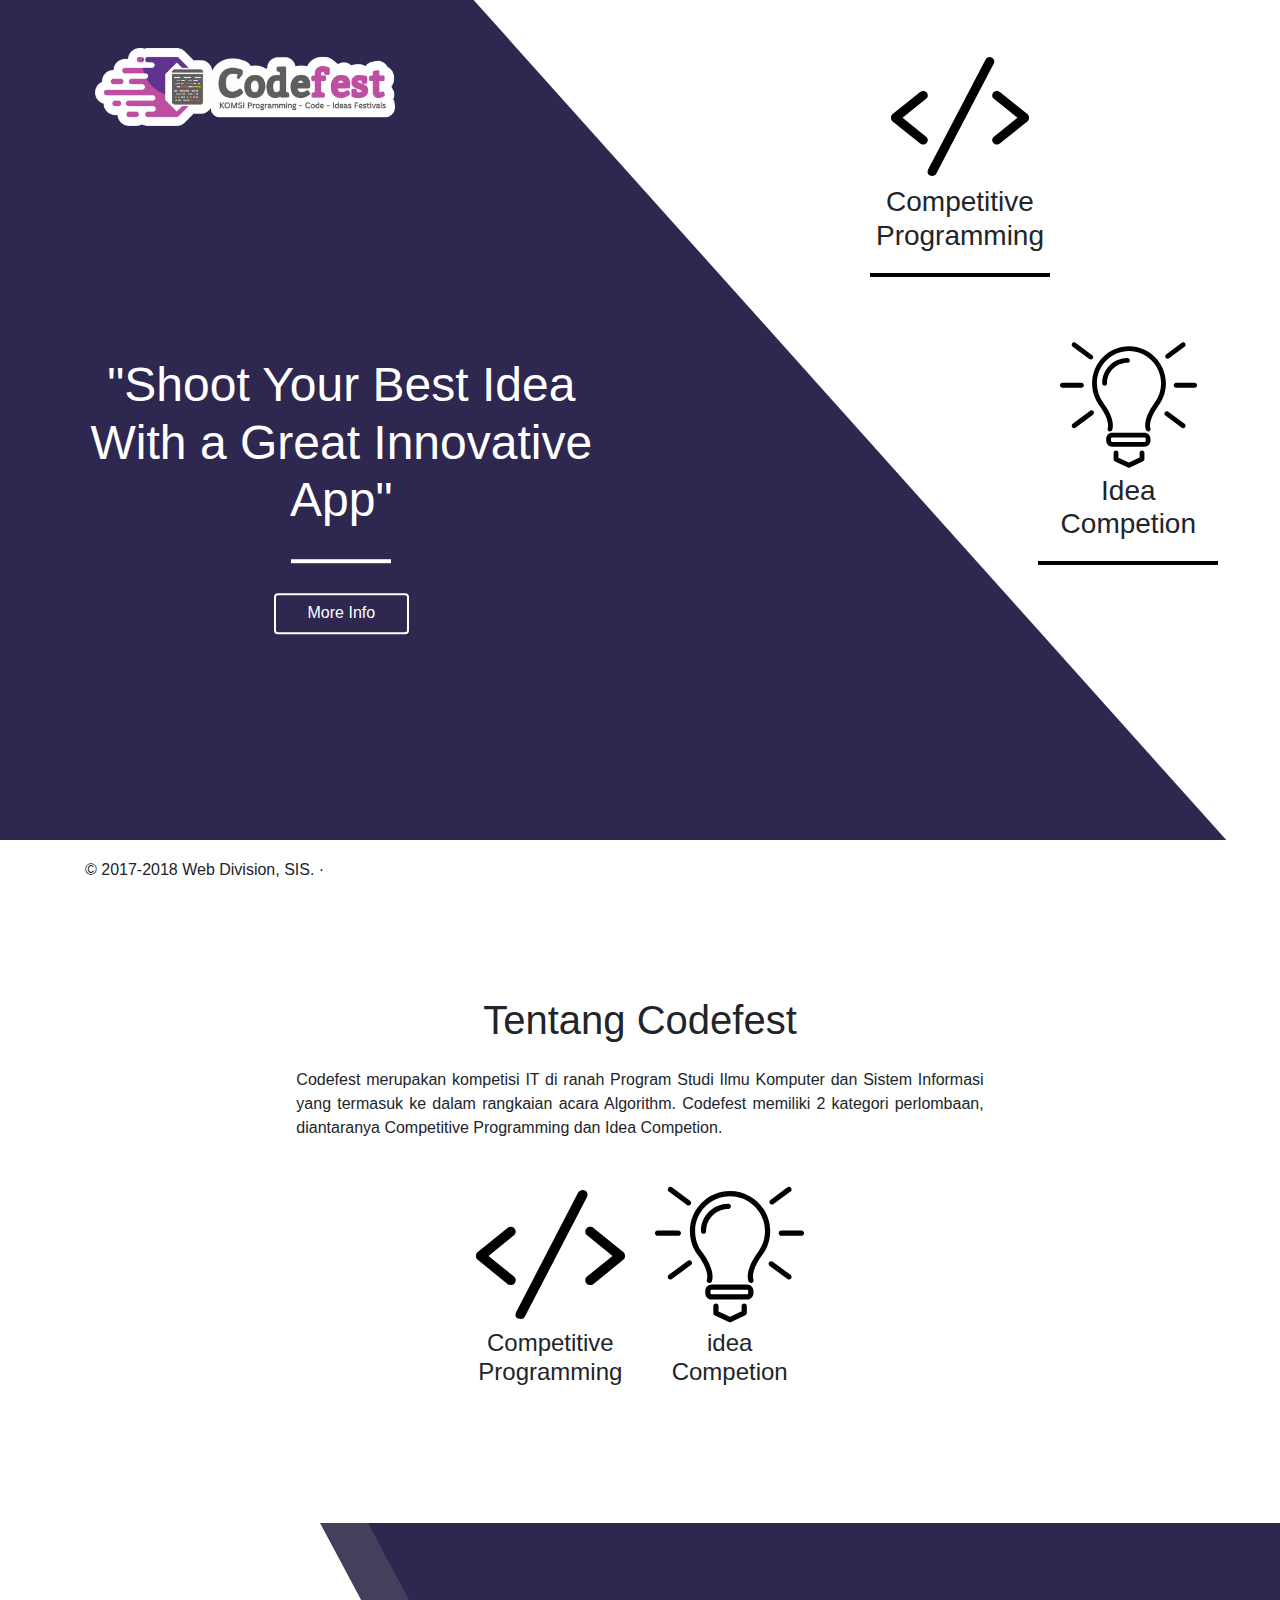
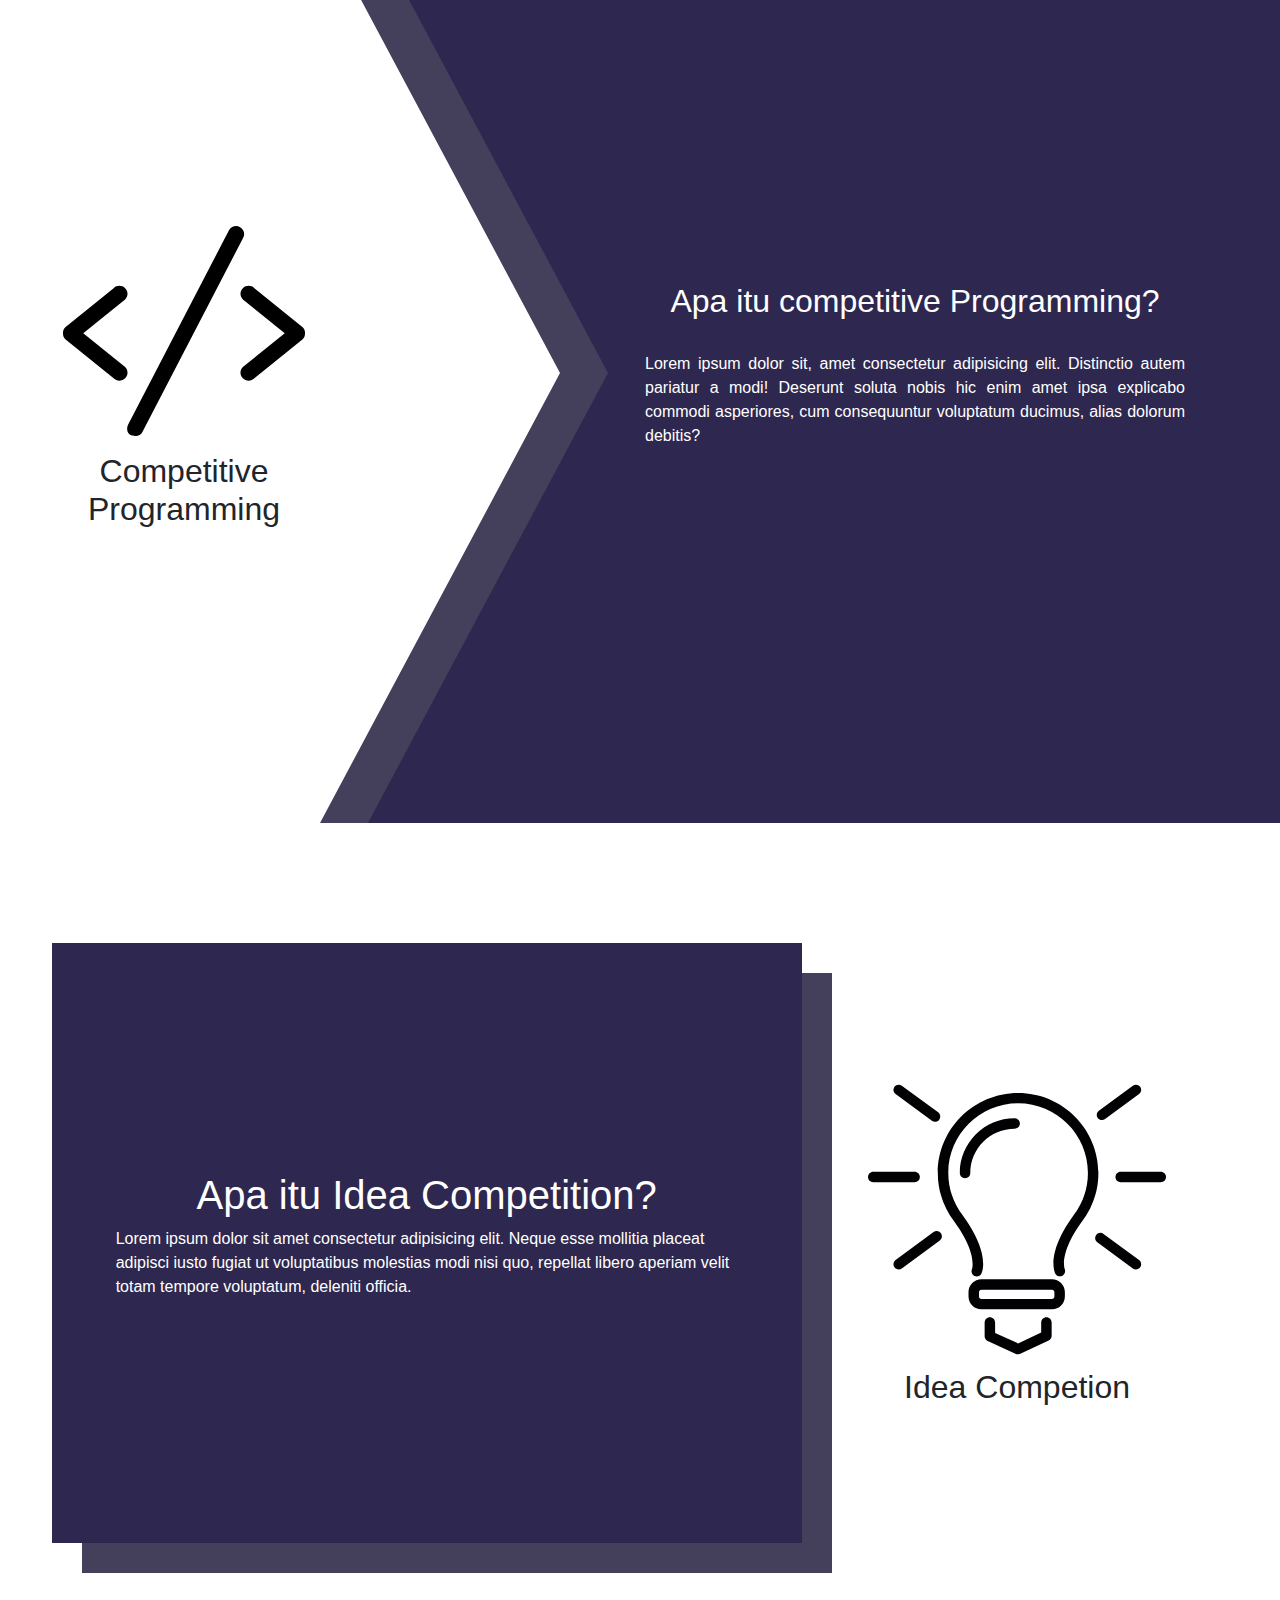
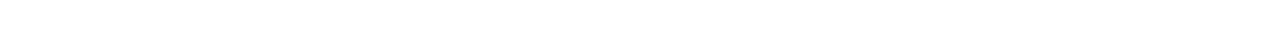
<file: index.html>
<!DOCTYPE html>
<html lang="en">
    <head>
        <meta charset="UTF-8">
<!--        <meta name="viewport" content="width=device-width, initial-scale=1.0 shrink-to-fit=no""> -->
        <meta http-equiv="X-UA-Compatible" content="ie=edge">
        <title>Codefest 2018</title>

        <!--load bootstrap.css-->
        <link rel="stylesheet" href="assets/vendors/Bootstrap_4.1.1/css/bootstrap.css">

        <!-- Load font awesome -->
        <link rel="stylesheet" href="https://use.fontawesome.com/releases/v5.3.1/css/all.css" integrity="sha384-mzrmE5qonljUremFsqc01SB46JvROS7bZs3IO2EmfFsd15uHvIt+Y8vEf7N7fWAU" crossorigin="anonymous">
         <!--load custom style.css-->
         <link rel="stylesheet" href="assets/css/style.css">
    </head>
    <body>

        <div class="container-fluid">
            <div class="row mb-5">
                <div class="col-12 header mb-5">
                    <div class="header-clip"></div>
                     <div class="row">
                         <div class="col-8 left-box">
                           <img class="img-head" src="assets/img/codefest_logo.png" alt="logo codefest">

                             <div class="left">
                                <h1> "Shoot Your Best Idea With a Great Innovative App"</h1>
                                <div style="background: white; height:4px; width:100px; margin:30px auto;" ></div>
                                <button class="btn btn-custom">More Info</button>
                             </div>
                         </div>
                         <div class="col-4 right-box">
                           <div class="row mt-5 ">
                             <div class="col-6 about-sm">
                               <img class="img-head-next" src="assets/img/code.svg" alt="logo-cp">

                               <h3>
                                 Competitive Programming
                               </h3>
                               <div style="background: black; height:4px; width:180px; margin:20px auto;" ></div>
                             </div>
                             <div class="col-6 about-sm head-low">
                               <img class="img-head-next" src="assets/img/bulb.svg" alt="bulb-cp">

                               <h3>
                                 Idea Competion
                               </h3>
                               <div style="background: black; height:4px; width:180px; margin:20px auto;" ></div>

                             </div>

                           </div>

                            </div>
                     </div>
                </div>

            </div>
        </div>

        <div class="container">
            <div class="about">

                <div class="row mb-4">
                    <div class="col-6 offset-3">
                        <h1 class="text-center text-bold">Tentang Codefest</h1>

                    </div>
                    <div class="col-sm-12 col-md-8 offset-md-2 desc">
                        <p>Codefest merupakan kompetisi IT di ranah Program Studi Ilmu Komputer dan Sistem Informasi yang termasuk ke dalam rangkaian acara Algorithm. Codefest memiliki 2 kategori perlombaan, diantaranya Competitive Programming dan Idea Competion.</p>
                    </div>
                </div>
                <div class="row justify-content-center mb-5">
                  <div class="col-2 about-sm">
                    <div class="img-about">
                      <img class="img-fluid" src="assets/img/code.svg" alt="logo-cp">
                    </div>
                      <h4>
                        Competitive Programming
                      </h4>
                    </div>
                    <div class="col-2 about-sm">
                      <div class="img-about">
                        <img class="img-fluid" src="assets/img/bulb.svg" alt="logo-ia">
                      </div>
                        <h4>
                          idea Competion
                        </h4>
                    </div>
                </div>
            </div>
        </div>

        <div class="container-fluid" style="margin-top:8em;">
            <!--Competitive programming info -->
            <div class="cp-info">

                <div class="row align-items-center">

                    <div class="col-md-3">
                      <div class="left-side-cp ml-5">
                        <img class="img-fluid" src="assets/img/code.svg" alt="logo-cp">
                        <h2 class="txt-center">Competitive<br>Programming</h2>
                      </div>
                    </div>

                    <div class="col-md-9 right-box align-self-center">
                        <div class="clip2"></div>
                          <div class="clip"></div>
                            <div class="right-content ml-auto">

                                <h1 class="text-center">Apa itu competitive Programming?</h1>
                                <p>Lorem ipsum dolor sit, amet consectetur adipisicing elit. Distinctio autem pariatur a modi! Deserunt soluta nobis hic enim amet ipsa explicabo commodi asperiores, cum consequuntur voluptatum ducimus, alias dolorum debitis?</p>
                           </div>

                        </div>
                    </div>

                </div>

                <div class="ic-info">
                    <div class="row align-items-center">
                        <div class="col-8 left-box align-self-center">

                            <div class="left-content align-self-center">
                              <div class="center">

                                <h1 class="text-center">Apa itu Idea Competition?</h1>
                                <p>Lorem ipsum dolor sit amet consectetur adipisicing elit. Neque esse mollitia placeat adipisci iusto fugiat ut
                                    voluptatibus molestias modi nisi quo, repellat libero aperiam velit totam tempore voluptatum, deleniti officia.</p>
                            </div>
                              </div>
                        </div>
                        <div class="col-4 align-self-center">
                          <div class="right-side-ia mr-4">
                            <img class="img-fluid" src="assets/img/bulb.svg" alt="logo-ia">
                            <h2 class="txt-center">Idea Competion</h2>
                          </div>
                        </div>

                    </div>
                </div>

        </div>

        <footer class="footer">
          <div class="container">
              <p>&copy; 2017-2018 Web Division, SIS. &middot;</p>
          </div>
          </footer>
        <!--load jquery.js-->
        <script src="assets/js/jquery-3.3.1.js"></script>

        <!--load popper.js-->
        <script src="assets/js/popper.js"></script>

         <!--load bootstrap.js-->
        <script src="assets/vendors/Bootstrap_4.1.1/js/bootstrap.js"></script>
        <script src="assets/js/custom.js"></script>


    </body>
</html>
</file>
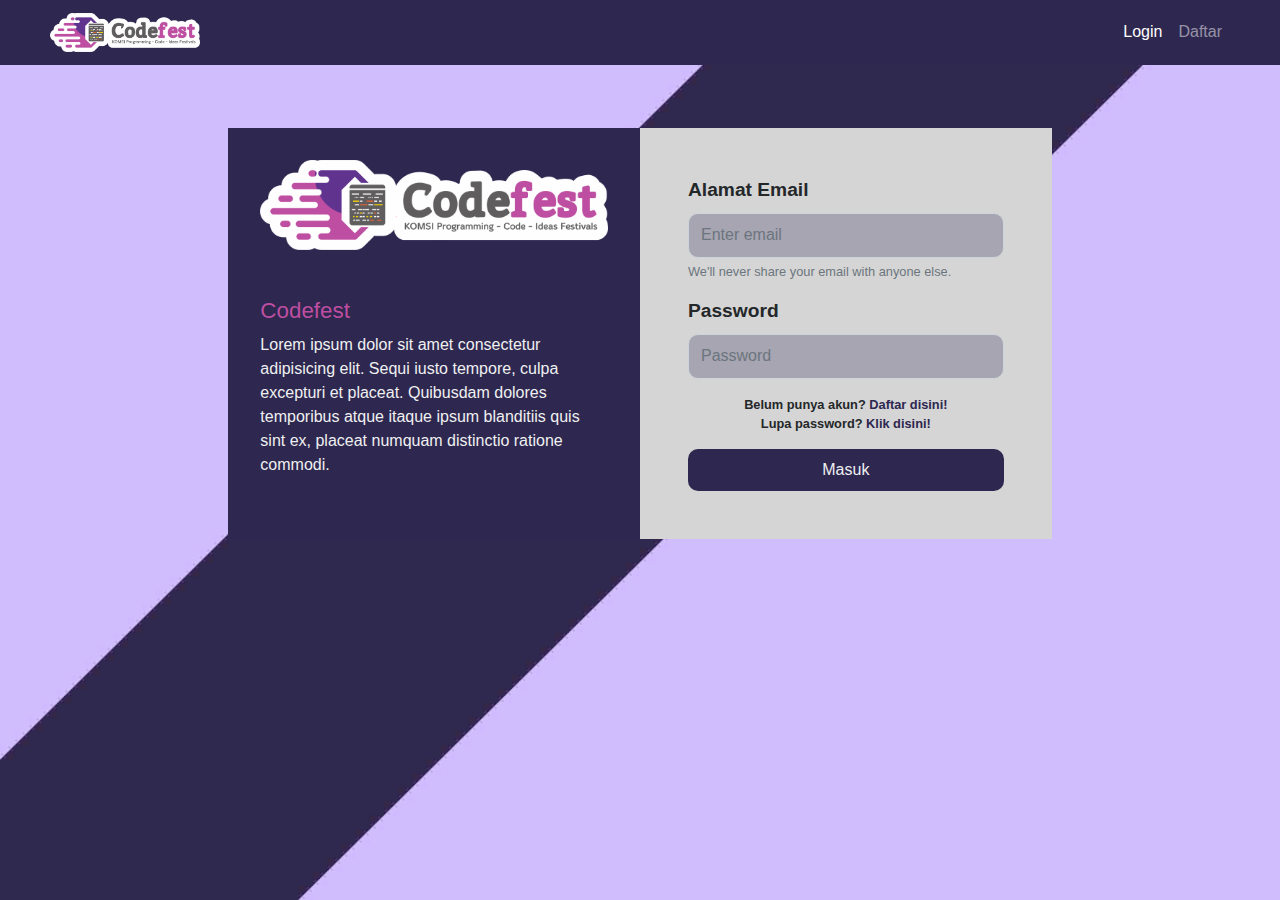
<file: login.html>
<!DOCTYPE html>
<html lang="en">
    <head>
        <meta charset="UTF-8">
        <meta name="viewport" content="width=device-width, initial-scale=1.0 shrink-to-fit=no"">
        <meta http-equiv="X-UA-Compatible" content="ie=edge">
        <title>Codefest 2018</title>
        
        <!--load bootstrap.css-->
        <link rel="stylesheet" href="assets/vendors/Bootstrap_4.1.1/css/bootstrap.css">

         <!--load custom style.css-->
         <link rel="stylesheet" href="assets/css/style.css">
    </head>
    <body>

        <nav class="navbar fixed-top navbar-expand-md navbar-dark navbar-custom " id="navbarTop">
                <a class="navbar-brand" href="index.html"><img width="150" height="30" class="img-fluid" src="assets/img/codefest_logo.png" alt="logo codefest"></a>
                 <button class="navbar-toggler" type="button" data-toggle="collapse" data-target="#navbarSupportedContent" aria-controls="navbarSupportedContent"
                        aria-expanded="false" aria-label="Toggle navigation">
                    <span class="navbar-toggler-icon"></span>
                </button>
                    
                <div class="collapse navbar-collapse" id="navbarSupportedContent">
                    <ul class="navbar-nav ml-auto">
                        <li class="nav-item active">
                            <a class="nav-link" href="login.html">Login</a>
                        </li>
                        <li class="nav-item">
                                <a class="nav-link" href="register.html">Daftar</a>
                        </li>
                    
                    </ul>
                </div>
           
        </nav>

        <div class="container-fluid">
            <div class="bg-login"></div>
            <div class="row login-box">
                <div class="col-md-10 offset-md-1 col-lg-8 offset-lg-2">
                    <div class="row no-gutters">
                        <div class="col-sm-6 col-md-6 left">
                            <img class="img-fluid" src="assets/img/codefest_logo.png" alt="logo codefest">
                            <div class="desc">
                                <h1>Codefest</h1>
                                <p>Lorem ipsum dolor sit amet consectetur adipisicing elit. Sequi iusto tempore, culpa excepturi et placeat. Quibusdam dolores temporibus atque itaque ipsum blanditiis quis sint ex, placeat numquam distinctio ratione commodi.  
                                </p>
                            </div>
                        </div>
                        <div class="col-sm-6 col-md-6 right">
                            <form>
                                <div class="form-group">
                                    <label for="email">Alamat Email</label>
                                    <input type="email" class="form-control" id="exampleInputEmail1" aria-describedby="emailHelp" placeholder="Enter email">
                                    <small id="emailHelp" class="form-text text-muted">We'll never share your email with anyone else.</small>
                                </div>
                                <div class="form-group">
                                    <label for="exampleInputPassword1">Password</label>
                                    <input type="password" class="form-control" id="exampleInputPassword1" placeholder="Password">
                                </div>
                                <span>Belum punya akun? <a href="#">Daftar disini!</a></span>
                                <span>Lupa password? <a href="#">Klik disini!</a></span>
                                <button type="submit" class="btn btn-custom">Masuk</button>
                            </form>
                        </div>
                    </div>
                </div>
            </div>
        </div>
        <!--load jquery.js-->
        <script src="assets/js/jquery-3.3.1.js"></script>

        <!--load popper.js-->
        <script src="assets/js/popper.js"></script>

         <!--load bootstrap.js-->
        <script src="assets/vendors/Bootstrap_4.1.1/js/bootstrap.js"></script>
        <script src="assets/js/custom.js"></script>

        
    </body>
</html>
</file>
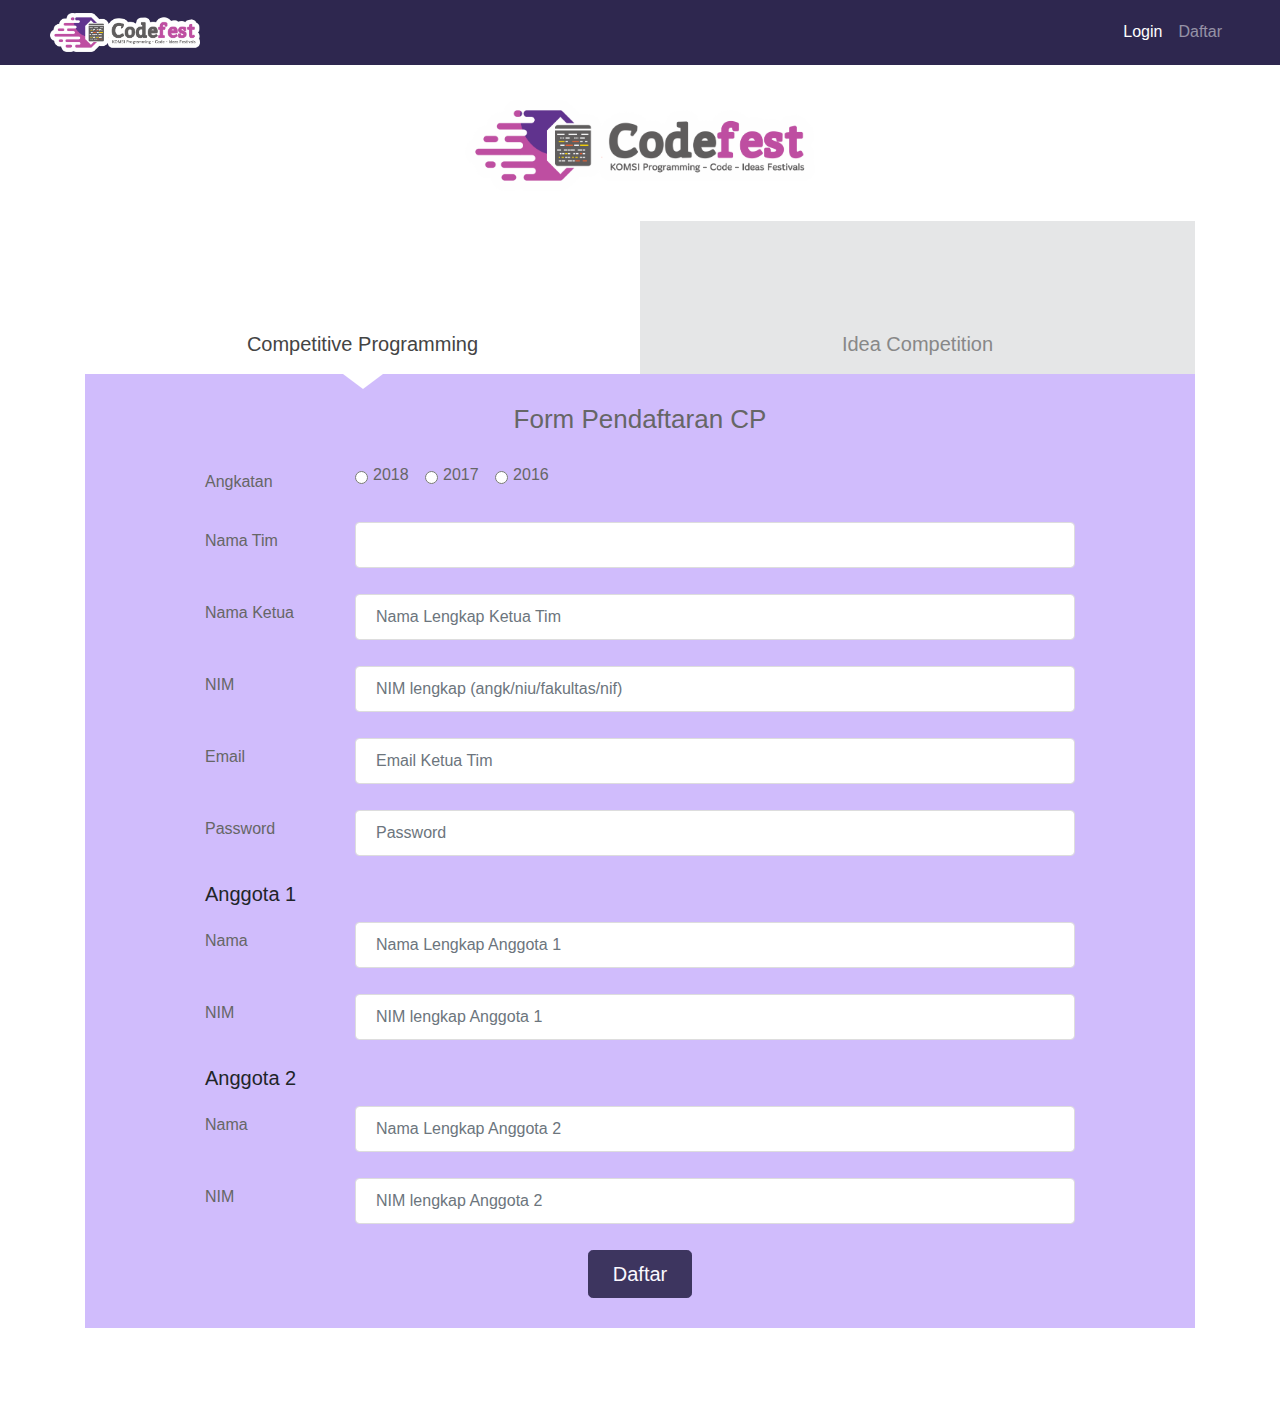
<file: register.html>
<!DOCTYPE html>
<html lang="en">
    <head>
        <meta charset="UTF-8">
        <meta name="viewport" content="width=device-width, initial-scale=1.0 shrink-to-fit=no">
        <meta http-equiv="X-UA-Compatible" content="ie=edge">
        <title>Codefest 2018</title>

        <!--load bootstrap.css-->
        <link rel="stylesheet" href="assets/vendors/Bootstrap_4.1.1/css/bootstrap.css">
        <link rel="stylesheet" href="https://use.fontawesome.com/releases/v5.3.1/css/all.css" integrity="sha384-mzrmE5qonljUremFsqc01SB46JvROS7bZs3IO2EmfFsd15uHvIt+Y8vEf7N7fWAU" crossorigin="anonymous">

         <!--load custom style.css-->
         <link rel="stylesheet" href="assets/css/style.css">
    </head>
    <body>

        <nav class="navbar fixed-top navbar-expand-md navbar-dark navbar-custom " id="navbarTop">
          <a class="navbar-brand" href="index.html"><img width="150" height="30" class="img-fluid" src="assets/img/codefest_logo.png" alt="logo codefest"></a>
          <button class="navbar-toggler" type="button" data-toggle="collapse" data-target="#navbarSupportedContent" aria-controls="navbarSupportedContent" aria-expanded="false" aria-label="Toggle navigation">
            <span class="navbar-toggler-icon"></span>
          </button>

          <div class="collapse navbar-collapse" id="navbarSupportedContent">
            <ul class="navbar-nav ml-auto">
              <li class="nav-item active">
                <a class="nav-link" href="login.html">Login</a>
              </li>
              <li class="nav-item">
                <a class="nav-link" href="register.html">Daftar</a>
              </li>
            </ul>
          </div>
        </nav>

        <div class="container main">
           <div class="row">
               <div class="col-4 offset-4">
                    <img class="img-fluid" src="assets/img/codefest_logo.png" alt="logo codefest">
               </div>
           </div>

           <div class="row">
               <div class="col-12 ">

                <div class="register-box">
                  <div class="forms">
                      <ul class="tab-group">
                          <li class="tab active"><a href="#cp"><i class="fas fa-code"></i><br>Competitive Programming</a></li>
                          <li class="tab"><a href="#ic"><i class="far fa-lightbulb"></i><br>Idea Competition</a></li>
                      </ul>
                      <form action="#" id="cp">
                            <h1>Form Pendaftaran CP</h1>
                            <div class="row">
                              <div class="col-md-10 offset-md-1">
                                <div class="form-group row">
                                  <label for="" class="col-sm-2 col-form-label">Angkatan</label>
                                  <div class="col-sm-10">
                                    <div class="form-check form-check-inline">
                                      <input class="form-check-input" type="radio" name="inlineRadioOptions" id="inlineRadio1" value="option1">
                                      <label class="form-check-label" for="inlineRadio1">2018</label>
                                    </div>
                                    <div class="form-check form-check-inline">
                                      <input class="form-check-input" type="radio" name="inlineRadioOptions" id="inlineRadio2" value="option2">
                                      <label class="form-check-label" for="inlineRadio2">2017</label>
                                    </div>
                                    <div class="form-check form-check-inline">
                                      <input class="form-check-input" type="radio" name="inlineRadioOptions" id="inlineRadio3" value="option2">
                                      <label class="form-check-label" for="inlineRadio3">2016</label>
                                    </div>
                                  </div>
                                </div>
                                <div class="form-group row">
                                  <label for="" class="col-sm-2 col-form-label">Nama Tim</label>
                                  <div class="col-sm-10">
                                    <input type="text" class="form-control" id="" placeholder="" required>
                                  </div>
                                </div>
                                <div class="form-group row">
                                  <label for="" class="col-sm-2 col-form-label">Nama Ketua</label>
                                  <div class="col-sm-10">
                                    <input type="text" class="form-control" id="" placeholder="Nama Lengkap Ketua Tim" required>
                                  </div>
                                </div>
                                <div class="form-group row">
                                  <label for="" class="col-sm-2 col-form-label">NIM</label>
                                  <div class="col-sm-10">
                                    <input type="text" class="form-control" id="" placeholder="NIM lengkap (angk/niu/fakultas/nif)" required>
                                  </div>
                                </div>
                                <div class="form-group row">
                                  <label for="" class="col-sm-2 col-form-label">Email</label>
                                  <div class="col-sm-10">
                                    <input type="email" class="form-control" id="" placeholder="Email Ketua Tim" required>
                                  </div>
                                </div>
                                <div class="form-group row">
                                  <label for="" class="col-sm-2 col-form-label">Password</label>
                                  <div class="col-sm-10">
                                    <input type="password" class="form-control" id="" placeholder="Password">
                                  </div>
                                </div>
                                <section class="mt-3">
                                  <h5 class="mb-3">Anggota 1</h5>
                                  <div class="form-group row">
                                    <label for="" class="col-sm-2 col-form-label">Nama</label>
                                    <div class="col-sm-10">
                                      <input type="text" class="form-control" id="" placeholder="Nama Lengkap Anggota 1" required>
                                    </div>
                                  </div>
                                  <div class="form-group row">
                                    <label for="" class="col-sm-2 col-form-label">NIM</label>
                                    <div class="col-sm-10">
                                      <input type="text" class="form-control" id="" placeholder="NIM lengkap Anggota 1" required>
                                    </div>
                                  </div>
                                </section>
                                <section class="mt-3">
                                  <h5 class="mb-3">Anggota 2</h5>
                                  <div class="form-group row">
                                    <label for="" class="col-sm-2 col-form-label">Nama</label>
                                    <div class="col-sm-10">
                                      <input type="text" class="form-control" id="" placeholder="Nama Lengkap Anggota 2" required>
                                    </div>
                                  </div>
                                  <div class="form-group row">
                                    <label for="" class="col-sm-2 col-form-label">NIM</label>
                                    <div class="col-sm-10">
                                      <input type="text" class="form-control" id="" placeholder="NIM lengkap Anggota 2" required>
                                    </div>
                                  </div>
                                </section>
                                <div class="text-center">
                                  <button type="submit" class="btn btn-dark btn-lg px-4" name="button">Daftar</button>
                                </div>
                              </div>
                            </div>
                        </form>
                        <form action="#" id="ic">
                            <h1>Form Pendaftaran IC</h1>
                            <div class="row">
                              <div class="col-md-10 offset-md-1">
                                <div class="form-group row">
                                  <label for="" class="col-sm-2 col-form-label">Angkatan</label>
                                  <div class="col-sm-10">
                                    <div class="form-check form-check-inline">
                                      <input class="form-check-input" type="radio" name="inlineRadioOptions" id="2018IC" value="option1">
                                      <label class="form-check-label" for="2018IC">2018</label>
                                    </div>
                                    <div class="form-check form-check-inline">
                                      <input class="form-check-input" type="radio" name="inlineRadioOptions" id="2017IC" value="option2">
                                      <label class="form-check-label" for="2017IC">2017</label>
                                    </div>
                                    <div class="form-check form-check-inline">
                                      <input class="form-check-input" type="radio" name="inlineRadioOptions" id="2016IC" value="option2">
                                      <label class="form-check-label" for="2016IC">2016</label>
                                    </div>
                                  </div>
                                </div>
                                <div class="form-group row">
                                  <label for="" class="col-sm-2 col-form-label">Nama Tim</label>
                                  <div class="col-sm-10">
                                    <input type="text" class="form-control" id="" placeholder="" required>
                                  </div>
                                </div>
                                <div class="form-group row">
                                  <label for="" class="col-sm-2 col-form-label">Judul</label>
                                  <div class="col-sm-10">
                                    <input type="text" class="form-control" id="" placeholder="Judul Innovative Application" required>
                                  </div>
                                </div>
                                <div class="form-group row">
                                  <label for="" class="col-sm-2 col-form-label">Nama Ketua</label>
                                  <div class="col-sm-10">
                                    <input type="text" class="form-control" id="" placeholder="Nama Ketua Tim" required>
                                  </div>
                                </div>
                                <div class="form-group row">
                                  <label for="" class="col-sm-2 col-form-label">NIM</label>
                                  <div class="col-sm-10">
                                    <input type="text" class="form-control" id="" placeholder="NIM lengkap (angk/niu/fakultas/nif)" required>
                                  </div>
                                </div>
                                <div class="form-group row">
                                  <label for="" class="col-sm-2 col-form-label">Email</label>
                                  <div class="col-sm-10">
                                    <input type="email" class="form-control" id="" placeholder="Email Ketua Tim" required>
                                  </div>
                                </div>
                                <div class="form-group row">
                                  <label for="" class="col-sm-2 col-form-label">Password</label>
                                  <div class="col-sm-10">
                                    <input type="password" class="form-control" id="" placeholder="Password">
                                  </div>
                                </div>
                                <section class="mt-3">
                                  <h5 class="mb-3">Anggota 1</h5>
                                  <div class="form-group row">
                                    <label for="" class="col-sm-2 col-form-label">Nama</label>
                                    <div class="col-sm-10">
                                      <input type="text" class="form-control" id="" placeholder="Nama Lengkap Anggota 1" required>
                                    </div>
                                  </div>
                                  <div class="form-group row">
                                    <label for="" class="col-sm-2 col-form-label">NIM</label>
                                    <div class="col-sm-10">
                                      <input type="text" class="form-control" id="" placeholder="NIM lengkap Anggota 1" required>
                                    </div>
                                  </div>
                                </section>
                                <section class="mt-3">
                                  <h5 class="mb-3">Anggota 2</h5>
                                  <div class="form-group row">
                                    <label for="" class="col-sm-2 col-form-label">Nama</label>
                                    <div class="col-sm-10">
                                      <input type="text" class="form-control" id="" placeholder="Nama Lengkap Anggota 2" required>
                                    </div>
                                  </div>
                                  <div class="form-group row">
                                    <label for="" class="col-sm-2 col-form-label">NIM</label>
                                    <div class="col-sm-10">
                                      <input type="text" class="form-control" id="" placeholder="NIM lengkap Anggota 2" required>
                                    </div>
                                  </div>
                                </section>
                                <div class="text-center">
                                  <button type="submit" class="btn btn-dark btn-lg px-4" name="button">Daftar</button>
                                </div>
                              </div>
                            </div>
                        </form>
                  </div>
              </div>
                    <!-- form register -->


               </div>
           </div>
        </div>


        <!--load jquery.js-->
        <script src="assets/js/jquery-3.3.1.js"></script>

        <!--load popper.js-->
        <script src="assets/js/popper.js"></script>

         <!--load bootstrap.js-->
        <script src="assets/vendors/Bootstrap_4.1.1/js/bootstrap.js"></script>
        <script src="assets/js/custom.js"></script>


    </body>
</html>

<script>
 $(document).ready(function(){
      $('.tab a').on('click', function (e) {
      e.preventDefault();

      $(this).parent().addClass('active');
      $(this).parent().siblings().removeClass('active');

      var href = $(this).attr('href');
      $('.forms > form').hide();
      $(href).fadeIn(500);
    });
});
</script>
</file>
<file: assets/css/style.css>
.header{
    width: 100%;
    height: 100vh;
    position: relative;
}
.header-clip{
    background: #2E274F;

    position: absolute;
    width:100%;
    height:100%;
    top:0;
    left:0;
    z-index: -999;
    -webkit-clip-path: polygon(0 0, 37% 0, 100% 100%, 0% 100%);
    clip-path: polygon(0 0, 37% 0, 100% 100%, 0% 100%);
}
.header .left-box, .header .right-box{
    height: 100vh;
}
.header .left{
    text-align: center;
    color:white;
    position: absolute;
    max-width: 1000px;
    top:55%;
    left:40%;
    transform: translate(-50%,-50%);
}

.left h1 {
  font-size: 3em;
  font-weight: 200;
}

.header .btn-custom{
    background: none;
    color: white;
    border: 2px solid white;
    padding:0.4em 2em;

}
.header .btn-custom:hover{
    background: white;
    color: black;
    border: 1px solid white;

}

.flex {
  display: flex;
}

.head-low {
  position: absolute;
  bottom: 35vh;
  right: 5vh;
}

.img-head {
    margin-left: 5em;
    margin-top: 3em;
    width: 300px;
}

.img-head-next {
  width: 75%;
}

/* about style */
.about{
    margin:2em;
    margin-bottom:5em;


}
.about .desc{
    margin-top:1em;
    text-align: justify;
}

.about-sm {
  text-align: center;
}

.img-about {

    display: flex;
    justify-content: center;
    align-items: center;
    width: 100%;
}

/* CP info styles */
.cp-info{
    margin-top:5em;
}

.cp-info .clip{
    position: absolute;
    top:0;
    left:0;
    width: 100%;
    height: 100%;
    background: #2E274F;
    z-index: -999;
    -webkit-clip-path: polygon(100% 0%, 100% 50%, 100% 100%, 5% 100%, 30% 50%, 5% 0%);
    clip-path:  polygon(100% 0%, 100% 50%, 100% 100%, 5% 100%, 30% 50%, 5% 0%);
}
.cp-info .clip2{
    position: absolute;
    top:0;
    left:0;
    width: 100%;
    z-index: -999;
    height: 100%;
    background: #443F5B;
    -webkit-clip-path: polygon(100% 0%, 100% 50%, 100% 100%, 0% 100%, 25% 50%, 0% 0%);
    clip-path:  polygon(100% 0%, 100% 50%, 100% 100%, 0% 100%, 25% 50%, 0% 0%);}


.cp-info .left-box{
        height: 100vh;

    }

.cp-info .left-content{
        position: absolute;
        left:50%;
        top:40%;
        transform: translate(-20%,-50%);
        text-align: center;
      
      }

.cp-info .right-box{
        color: white;
        height: 100vh;
        position: relative;
        z-index:-9999;
        display: flex;
        justify-content: center;
        align-items: center;
    }

    .cp-info .right-content{
       max-width: 700px;
       padding:5em;

    }

.cp-info .right-content h1{
      font-size: 2em;
    }

.cp-info .right-content p{
        margin-top:2em;
        text-align: justify;
        font-size: 1em;
      }

      .left-side-cp {
          max-height: 50%;
      }

      .right-side-ia {
          max-width: 75%;
      }

      .txt-center {
        text-align: center;
      }



 /*ic styles*/
.ic-info{
    margin-top:5em;
}

 .ic-info .left-box{
     position: relative;

}

 .ic-info .left-content{
    color: white;

    margin: 40px auto;
     box-shadow: 30px 30px #443F5B;
     padding:4em;
    width: 750px;
    display: flex;
    justify-content: center;
    align-items: center;
    background: #2E274F;

    height: 600px;
}

.ic-info .right-box{
    position: relative;
    width: 100%;
    min-height:200px;
    max-height: 600px;
    overflow: hidden; 
   
}
.ic-info .right-content{
  position: absolute;
  left:50%;
  top:50%;
  transform: translate(-50%,-50%);
text-align: center;
}

.bg-login{
    width: 100%;
    height: 100%;
    position: fixed;
    top:0;
    left:0;
    background:url('../img/bg_login.jpg');
    background-size:100% 100%;

}
.login-box{
    margin-top:8em;
}
.login-box .left{
    background: #2E274F;
    padding:2em;

}

.login-box .left .desc{
    margin-top:3em;
    color: #EFF0F1;
}

.login-box .left .desc h1{
    color: #BE4EA1;
    font-size: 1.4em;

}
.login-box .right{
    background: #D5D5D5;
    padding:3em 3em;;

}
.login-box .right label{
    font-weight: bold;
    font-size: 1.2em;
    color: #242729;
}
.login-box .right input{
    background:#A7A5B2;
    border-radius: 10px;
    height: 45px;

}
.login-box .right input:focus{
    border-color:#2E274F;
    box-shadow: 0 1px 1px rgba(0, 0, 0, 0.075) inset, 0 0 8px #2E274F;
    outline: 0 none;
}
.login-box .right span{
    text-align: center;
    display: block;
    font-size:0.8em;
    font-weight: bold;
    color: #242729;
}

.login-box .right a{
    color:#2E274F;
}
.login-box .right .btn-custom{
    margin-top: 1em;
    background-color:#2E274F;
    color: #EFF0F1;
    padding: 0.5em;
    width: 100%;
    border-radius: 10px;
}

#navbarTop{
    padding-left: 50px;
    padding-right: 50px;
    z-index: 999;
}
#navbarTop.navbar-custom {
   background:#2E274F;;
}

.register-box .contest-menu ul{
    margin-top:20px;
    display: flex;
    list-style: none;;
}

.register-box .contest-menu li{

    flex: 1;
}

/* rEGISTER TAB STYLES*/



.forms {
	margin: 30px auto;
    background: #D0BCFC;
	overflow: hidden;
	position: relative;
	padding: 0;
}
.forms h1 {
	padding: 0 0 20px 0;
	font-size: 26px;
	color: #666;
	font-weight: lighter;
	text-align: center;
}
.forms form { padding: 30px; }
#ic { display: none; }
.forms .tab-group {
	list-style: none;
	padding: 0;
	margin: 0;
}
.forms .tab-group:after {
	content: "";
	display: table;
	clear: both;
}
.forms .tab-group li a {
	display: block;
	text-decoration: none;
	padding: 15px;
	background: #e5e6e7;
	color: #888;
	font-size: 20px;
	float: left;
	width: 50%;
	text-align: center;
	border-top: 3px solid transparent;
	-moz-transition: all 0.4s ease-in-out;
	-o-transition: all 0.4s ease-in-out;
	-webkit-transition: all 0.4s ease-in-out;
	transition: all 0.4s ease-in-out;
}
.forms .tab-group li a:hover {
	background: #dedfdf;
	color: #666;
}
.forms .tab-group .active a {
	background: #fff;
	color: #444;
	border-top: 3px solid #2E274F;
}
.forms input {
	font-size: 16px;
	display: block;
	width: 100%;
	padding: 10px 20px;
	border: 1px solid #ddd;
	color: #666;
	border-radius: 0;
	margin-bottom: 10px;
	-moz-transition: all 0.4s ease-in-out;
	-o-transition: all 0.4s ease-in-out;
	-webkit-transition: all 0.4s ease-in-out;
	transition: all 0.4s ease-in-out;
}
.forms input:focus {
	outline: 0;
	border-color: #2e5ed7;
}
.forms label {
	font-size: 16px;
	font-weight: normal;
	color: #666;
	margin-bottom: 5px;
	display: block;
}
.forms .button {
	border: 0;
	outline: none;
	border-radius: 0;
	padding: 10px 0;
	font-size: 18px;
	font-weight: 300;
	text-transform: uppercase;
	letter-spacing: 2px;
	background: #73cf41;
	color: #ffffff;
	cursor: pointer;
	-moz-transition: all 0.4s ease-in-out;
	-o-transition: all 0.4s ease-in-out;
	-webkit-transition: all 0.4s ease-in-out;
	transition: all 0.4s ease-in-out;
}
.forms .button:hover, .button:focus { background: #56ae26; }
.text-p { text-align: right; }
.text-p a { color: #1383ea; }



@media only screen and (max-width: 576px) { 
    .contest-icon{
        display: none;
    }
 
 }


=======
@media (max-width: 768px) {

 

    .bg-login{
        background-size:cover;
        }

    #navbarTop{
            padding: none;
        }

    .cp-info .right-content{
        display: none;
    }

 }

// Large devices (desktops, 992px and up)
@media (max-width: 992px) { ... }



.main{
    margin-top:100px;
}
/* style from prili */
input[type="radio"] {
  margin-bottom: 0;
  width: auto;
}
form .form-control {
  border-radius: 0.25rem;
}
.btn-dark {
  background-color: #2e274f;
  border-color: #2e274f;
  opacity: .9;
}
.btn-dark:hover {
  background-color: #2e274f;
  border-color: #2e274f;
  opacity: 1;
}
.far,.fas {
  font-size: 3em;
  margin: .2em 0;
}
.forms .tab-group .active a {
  border-top: 3px solid transparent;
  position: relative;
}
.forms .tab-group .active a::after {
  content: '';
  border-top:15px solid white;
  border-bottom:15px solid transparent;
  border-left:20px solid transparent;
  border-right:20px solid transparent;
  left: 50%;
  position: absolute;
  top:100%;
  transform: translateX(-50%);
}

.bg-dark {
    background-color: #1f004a!important;
}

html {
    position: relative;
    min-height: 100%;
  }
  body {
    /* Margin bottom by footer height */
    margin-bottom: 60px;
  }
footer {
    position: fixed;
    width: 100%;
    bottom: 0;
    height: 60px;
    line-height: 60px;
    background-color: #ffffff;
}
</file>
